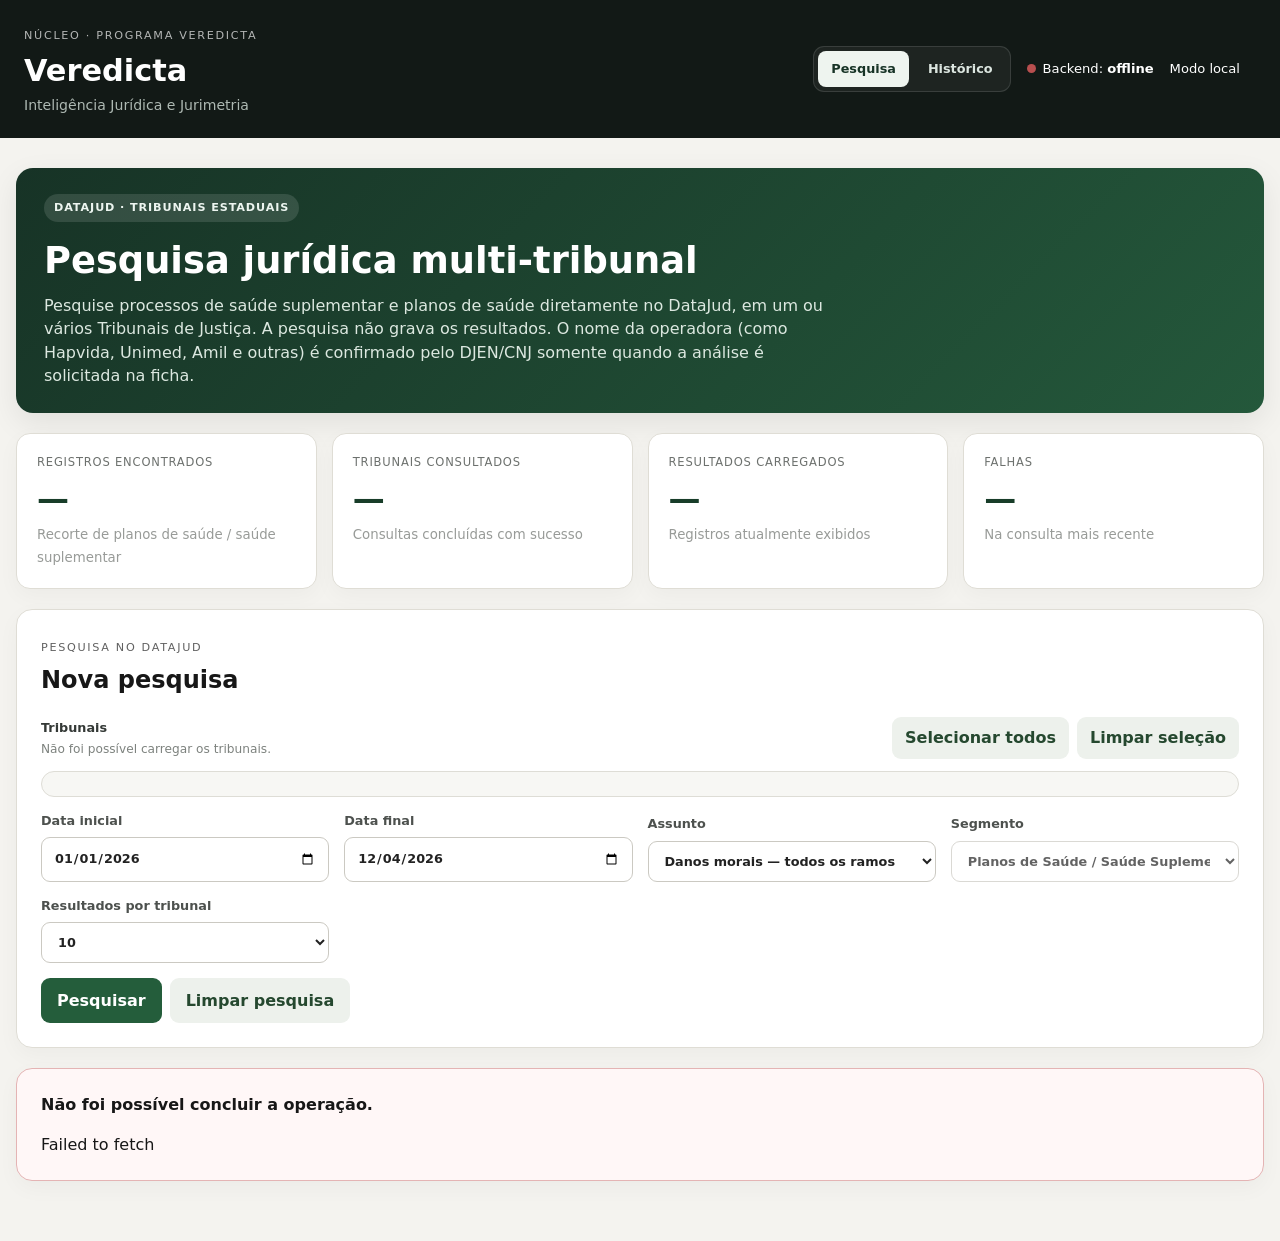
<file: frontend/index.html>
<!doctype html>
<html lang="pt-BR">
<head>
  <meta charset="utf-8" />
  <meta name="viewport" content="width=device-width, initial-scale=1" />
  <meta
    name="description"
    content="Veredicta — inteligência jurídica e jurimetria"
  />
  <title>Veredicta — Inteligência Jurídica</title>
  <link rel="stylesheet" href="./assets/css/styles.css" />
</head>

<body>
  <header class="topbar">
    <div>
      <span class="eyebrow">NÚCLEO · PROGRAMA VEREDICTA</span>
      <h1>Veredicta</h1>
      <p class="topbar-subtitle">
        Inteligência Jurídica e Jurimetria
      </p>
    </div>

    <div class="auth-area">
      <nav class="topnav" aria-label="Navegação principal">
        <a class="topnav-link active" href="./index.html" aria-current="page">
          Pesquisa
        </a>
        <a class="topnav-link" href="./historico.html">
          Histórico
        </a>
      </nav>

      <div class="backend-indicator">
        <span class="status-dot" id="statusDot"></span>
        <span>
          Backend:
          <strong id="healthStatus">verificando...</strong>
        </span>
      </div>

      <span id="authStatus">Modo local</span>
      <div id="googleButton"></div>
    </div>
  </header>

  <main class="layout">

    <section class="hero">
      <div>
        <span class="badge">DATAJUD · TRIBUNAIS ESTADUAIS</span>

        <h2>Pesquisa jurídica multi-tribunal</h2>

        <p>
          Pesquise processos de saúde suplementar e planos de saúde
          diretamente no DataJud, em um ou vários Tribunais de Justiça.
          A pesquisa não grava os resultados. O nome da operadora
          (como Hapvida, Unimed, Amil e outras) é confirmado pelo
          DJEN/CNJ somente quando a análise é solicitada na ficha.
        </p>
      </div>
    </section>

    <section class="metrics-grid">

      <article class="metric-card">
        <span>Registros encontrados</span>
        <strong id="metricTotal">—</strong>
        <small>Recorte de planos de saúde / saúde suplementar</small>
      </article>

      <article class="metric-card">
        <span>Tribunais consultados</span>
        <strong id="metricTribunals">—</strong>
        <small>Consultas concluídas com sucesso</small>
      </article>

      <article class="metric-card">
        <span>Resultados carregados</span>
        <strong id="metricLoaded">—</strong>
        <small>Registros atualmente exibidos</small>
      </article>

      <article class="metric-card">
        <span>Falhas</span>
        <strong id="metricErrors">—</strong>
        <small>Na consulta mais recente</small>
      </article>

    </section>

    <section class="card">

      <div class="section-heading">
        <div>
          <span class="eyebrow">PESQUISA NO DATAJUD</span>
          <h2>Nova pesquisa</h2>
        </div>
      </div>

      <form id="searchForm" class="filter-form">

        <div class="wide">
          <div class="section-heading tribunal-heading">
            <div>
              <label>Tribunais</label>
              <small id="tribunalSelectionInfo">
                Carregando tribunais...
              </small>
            </div>

            <div class="form-actions compact-actions">
              <button
                type="button"
                class="secondary"
                id="selectAllTribunals"
              >
                Selecionar todos
              </button>

              <button
                type="button"
                class="secondary"
                id="clearTribunals"
              >
                Limpar seleção
              </button>
            </div>
          </div>

          <div
            id="tribunalList"
            class="tribunal-grid"
            aria-live="polite"
          ></div>
        </div>

        <label>
          Data inicial
          <input
            id="dateFrom"
            type="date"
            required
          />
        </label>

        <label>
          Data final
          <input
            id="dateTo"
            type="date"
            required
          />
        </label>

        <label>
          Assunto
          <select id="subjectCode">
            <option value="0" selected>
              Danos morais — todos os ramos
            </option>
          </select>
        </label>

        <label>
          Segmento
          <select id="healthSegment" disabled>
            <option selected>
              Planos de Saúde / Saúde Suplementar
            </option>
          </select>
        </label>

        <label>
          Resultados por tribunal
          <select id="pageSizePerTribunal">
            <option value="5">5</option>
            <option value="10" selected>10</option>
            <option value="20">20</option>
            <option value="50">50</option>
          </select>
        </label>

        <div class="form-actions wide">
          <button
            type="submit"
            id="searchButton"
          >
            Pesquisar
          </button>

          <button
            type="button"
            class="secondary"
            id="clearSearch"
          >
            Limpar pesquisa
          </button>
        </div>

      </form>

    </section>

    <section
      class="card error-card"
      id="errorCard"
      hidden
    >
      <strong>Não foi possível concluir a operação.</strong>
      <p id="errorText"></p>
    </section>

    <section
      class="card error-card"
      id="partialErrorCard"
      hidden
    >
      <strong>Alguns tribunais apresentaram falha.</strong>
      <div id="partialErrorText"></div>
    </section>

    <section
      class="card"
      id="resultsCard"
      hidden
    >

      <div class="section-heading">
        <div>
          <span class="eyebrow">RESULTADOS</span>
          <h2 id="resultsTitle">Resultados da pesquisa</h2>
          <p id="resultsSubtitle"></p>
        </div>

        <button
          class="secondary"
          id="downloadCsv"
          type="button"
          disabled
        >
          Exportar resultados carregados
        </button>
      </div>

      <div
        id="tribunalSummary"
        class="tribunal-summary"
      ></div>

      <div class="table-wrap">
        <table>
          <thead>
            <tr>
              <th>Processo</th>
              <th>Tribunal</th>
              <th>Ajuizamento</th>
              <th>Grau</th>
              <th>Classe</th>
              <th>Órgão julgador</th>
              <th>Empresa ré</th>
              <th>Assuntos</th>
              <th>Ação</th>
            </tr>
          </thead>

          <tbody id="resultsBody"></tbody>
        </table>
      </div>

      <div class="pagination">
        <span id="loadMoreInfo">
          Os resultados são carregados sob demanda.
        </span>

        <button
          id="loadMore"
          class="secondary"
          type="button"
          hidden
        >
          Carregar mais
        </button>
      </div>

    </section>
  </main>

  <script src="./assets/js/config.js"></script>
  <script src="./assets/js/pages/pesquisa.js"></script>
</body>
</html>
</file>
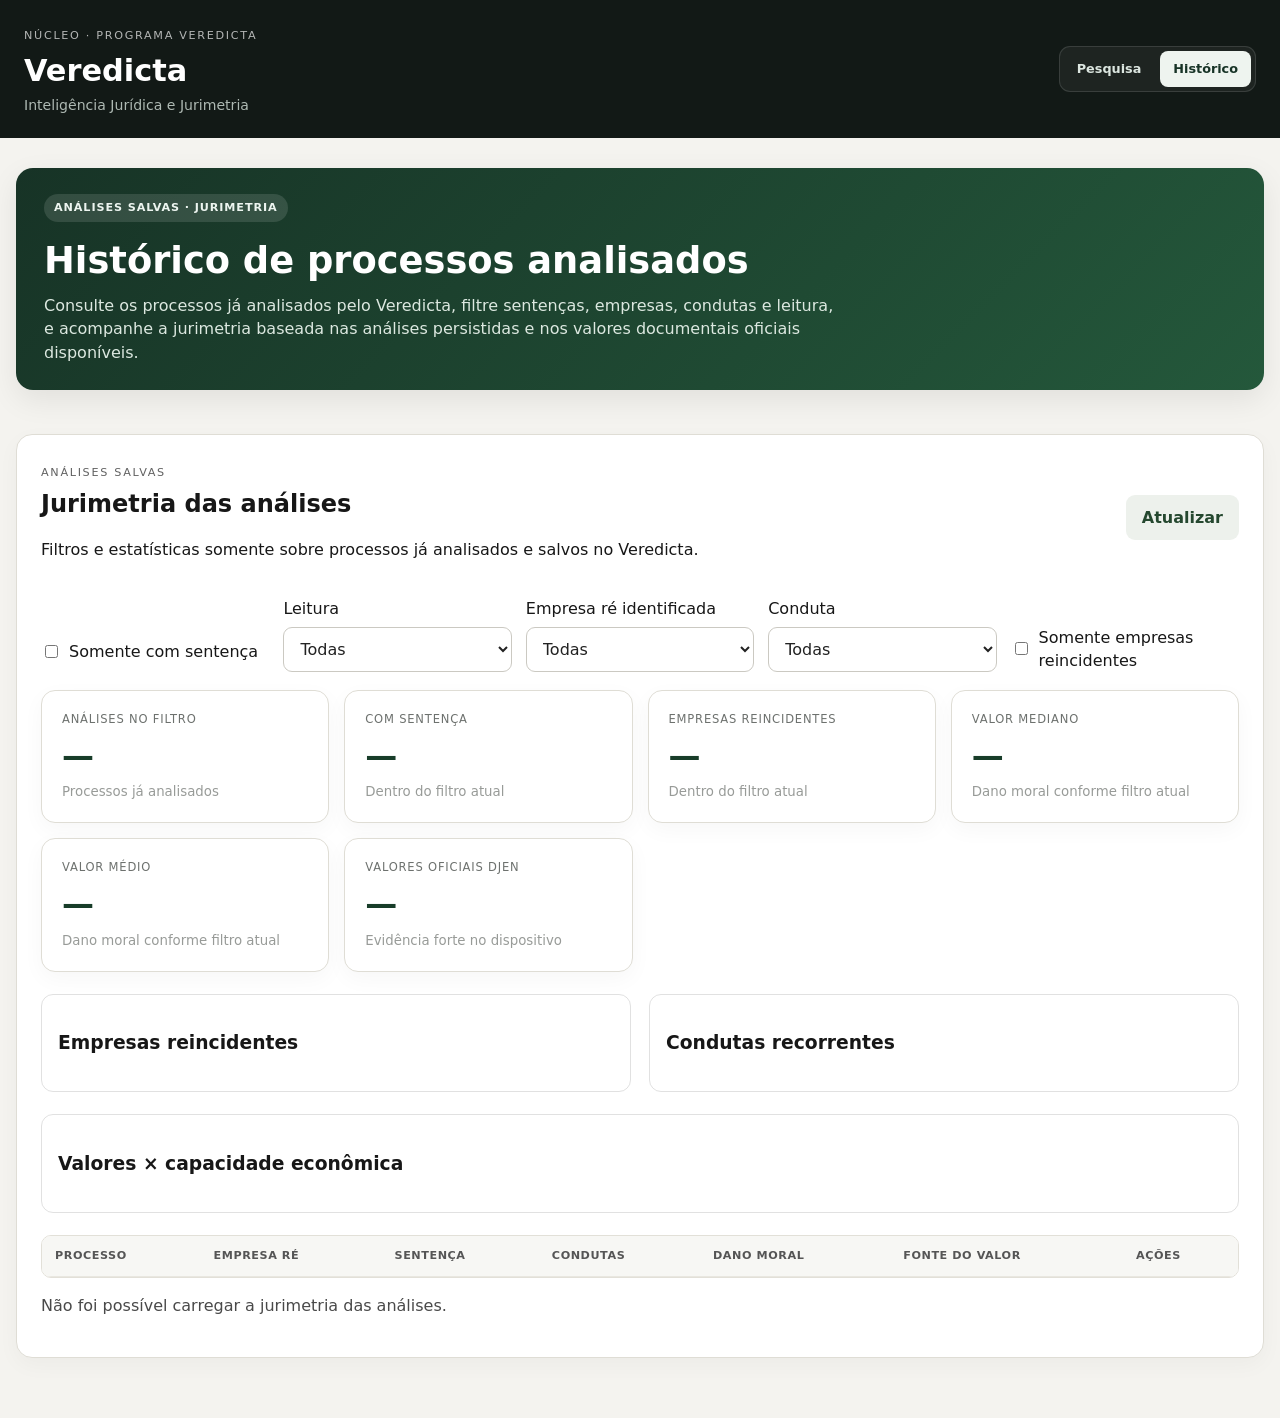
<file: frontend/historico.html>
<!doctype html>
<html lang="pt-BR">
<head>
  <meta charset="utf-8" />
  <meta name="viewport" content="width=device-width, initial-scale=1" />
  <meta
    name="description"
    content="Histórico de análises e jurimetria — Veredicta"
  />
  <title>Histórico e Jurimetria — Veredicta</title>
  <link rel="stylesheet" href="./assets/css/styles.css" />
</head>

<body>
  <header class="topbar">
    <div>
      <span class="eyebrow">NÚCLEO · PROGRAMA VEREDICTA</span>
      <h1>Veredicta</h1>
      <p class="topbar-subtitle">
        Inteligência Jurídica e Jurimetria
      </p>
    </div>

    <div class="auth-area">
      <nav class="topnav" aria-label="Navegação principal">
        <a class="topnav-link" href="./index.html">
          Pesquisa
        </a>
        <a
          class="topnav-link active"
          href="./historico.html"
          aria-current="page"
        >
          Histórico
        </a>
      </nav>
    </div>
  </header>

  <main class="layout">
    <section class="hero">
      <div>
        <span class="badge">ANÁLISES SALVAS · JURIMETRIA</span>
        <h2>Histórico de processos analisados</h2>
        <p>
          Consulte os processos já analisados pelo Veredicta, filtre sentenças,
          empresas, condutas e leitura, e acompanhe a jurimetria baseada nas
          análises persistidas e nos valores documentais oficiais disponíveis.
        </p>
      </div>
    </section>
  </main>

  <script src="./assets/js/config.js"></script>
  <script src="./assets/js/pages/historico.js"></script>
</body>
</html>
</file>
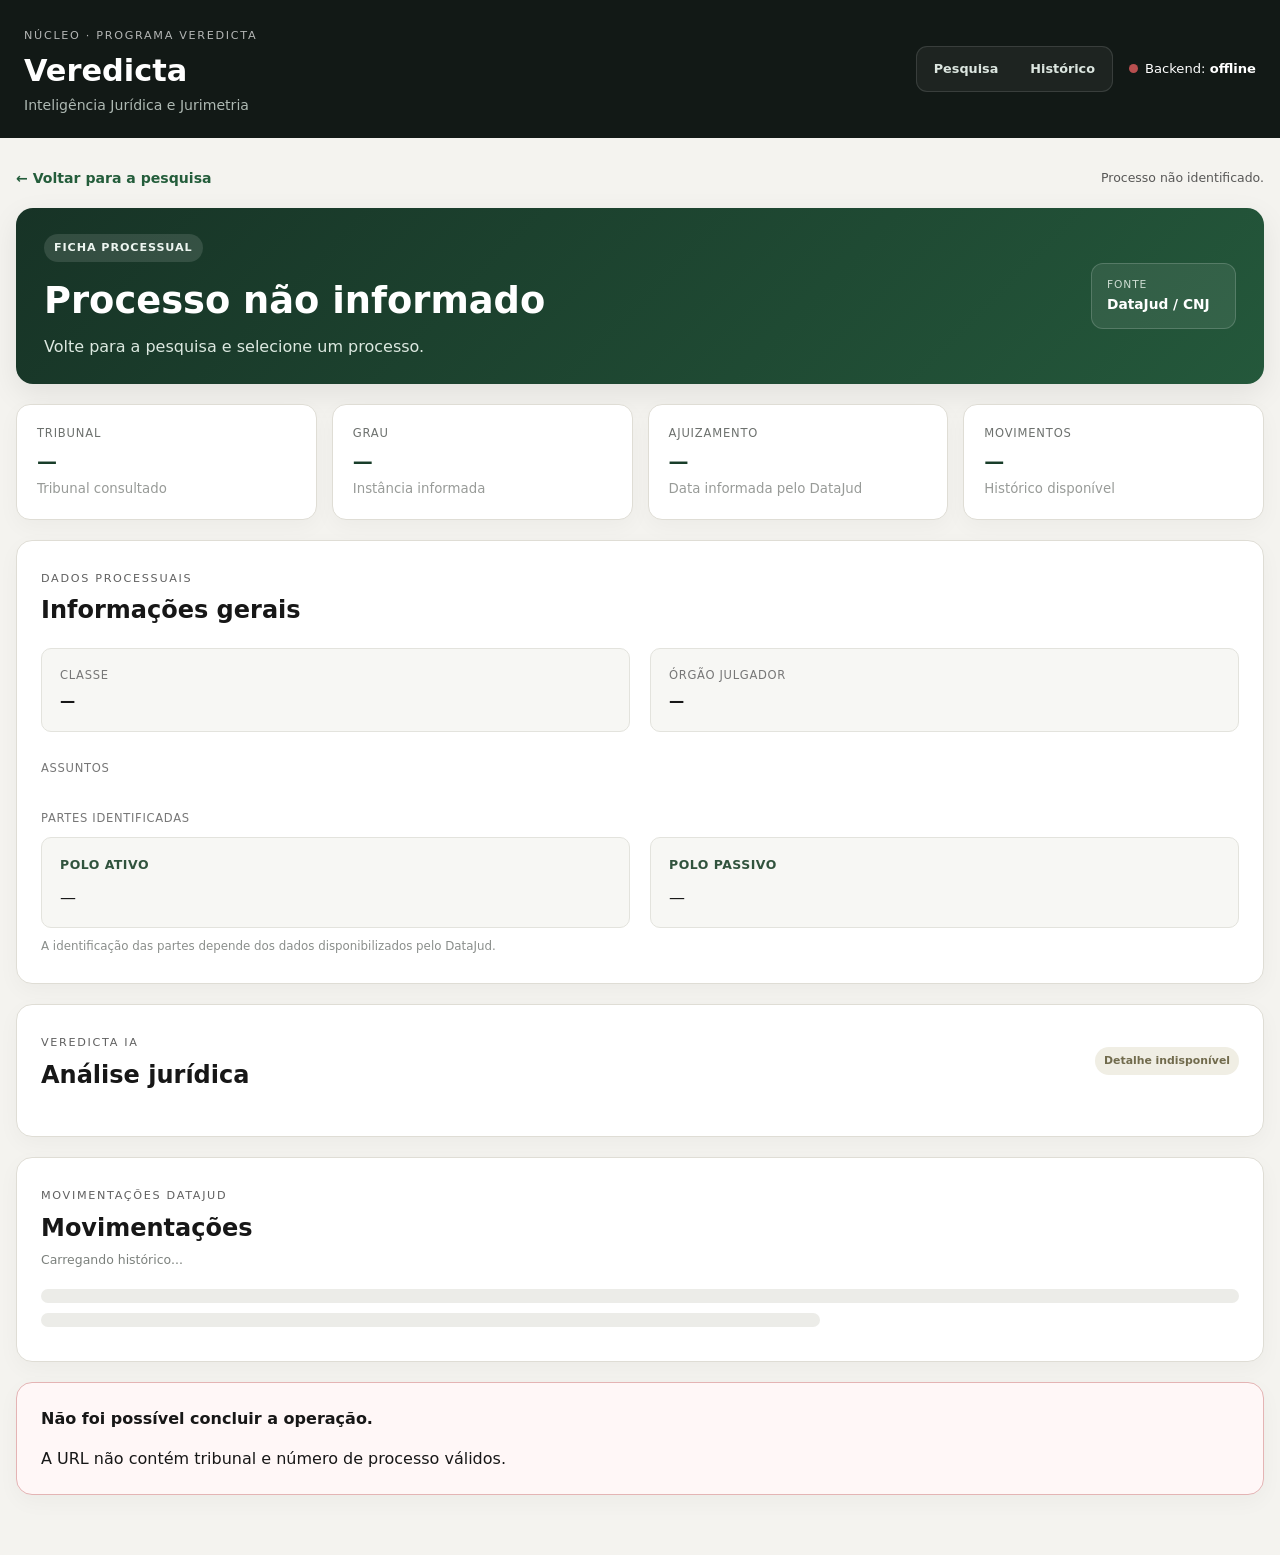
<file: frontend/processo.html>
<!doctype html>
<html lang="pt-BR">
<head>
  <meta charset="utf-8" />
  <meta name="viewport" content="width=device-width, initial-scale=1" />
  <meta
    name="description"
    content="Ficha processual — Veredicta"
  />

  <title>Processo — Veredicta</title>

  <link rel="stylesheet" href="./assets/css/styles.css" />
</head>

<body>

  <header class="topbar">
    <div>
      <span class="eyebrow">
        NÚCLEO · PROGRAMA VEREDICTA
      </span>

      <h1>Veredicta</h1>

      <p class="topbar-subtitle">
        Inteligência Jurídica e Jurimetria
      </p>
    </div>

    <div class="auth-area">
      <nav class="topnav" aria-label="Navegação principal">
        <a class="topnav-link" href="./index.html">
          Pesquisa
        </a>
        <a class="topnav-link" href="./historico.html">
          Histórico
        </a>
      </nav>

      <div class="backend-indicator">
        <span
          class="status-dot"
          id="statusDot"
        ></span>

        <span>
          Backend:
          <strong id="healthStatus">
            verificando...
          </strong>
        </span>
      </div>
    </div>
  </header>


  <main class="layout">

    <section class="process-navigation process-navigation--contextual">
      <a
        href="./index.html"
        class="back-link"
        id="backToPrevious"
      >
        ← Voltar
      </a>

      <div class="official-process-access">
        <a
          id="officialDjenSearchLink"
          class="official-process-link"
          href="#"
          target="_blank"
          rel="noopener noreferrer"
          title="Consultar comunicações oficiais deste processo no DJEN/CNJ"
        >
          Consultar comunicações no DJEN/CNJ ↗
        </a>

        <a
          id="officialDocumentLink"
          class="official-process-link official-process-link--secondary"
          href="#"
          target="_blank"
          rel="noopener noreferrer"
          hidden
          title="Abrir a publicação oficial exata localizada pelo Veredicta"
        >
          Abrir publicação oficial ↗
        </a>

        <span
          id="officialProcessLinkStatus"
          class="official-process-link-status"
        >
          Preparando consulta oficial...
        </span>
      </div>
    </section>


    <section class="hero process-hero">
      <div>
        <span
          class="badge"
          id="processBadge"
        >
          FICHA PROCESSUAL
        </span>

        <h2 id="processNumber">
          Carregando processo...
        </h2>

        <p id="processSubtitle">
          Consultando o DataJud.
        </p>
      </div>

      <div class="source-pill">
        <span>Fonte</span>
        <strong>DataJud / CNJ</strong>
      </div>
    </section>


    <section class="process-summary-grid">

      <article class="metric-card">
        <span>Tribunal</span>
        <strong
          id="processTribunal"
          class="detail-value"
        >
          —
        </strong>
        <small>Tribunal consultado</small>
      </article>

      <article class="metric-card">
        <span>Grau</span>
        <strong
          id="processGrade"
          class="detail-value"
        >
          —
        </strong>
        <small>Instância informada</small>
      </article>

      <article class="metric-card">
        <span>Ajuizamento</span>
        <strong
          id="processDate"
          class="detail-value"
        >
          —
        </strong>
        <small>Data informada pelo DataJud</small>
      </article>

      <article class="metric-card">
        <span>Movimentos</span>
        <strong
          id="movementCount"
          class="detail-value"
        >
          —
        </strong>
        <small id="movementCountNote">
          Histórico disponível
        </small>
      </article>

    </section>


    <section class="card">

      <div class="section-heading">
        <div>
          <span class="eyebrow">
            DADOS PROCESSUAIS
          </span>

          <h2>Informações gerais</h2>
        </div>
      </div>


      <div class="detail-grid">
        <div class="detail-field">
          <span>Classe</span>
          <strong id="processClass">
            —
          </strong>
        </div>

        <div class="detail-field">
          <span>Órgão julgador</span>
          <strong id="processCourt">
            —
          </strong>
        </div>
      </div>


      <div class="detail-section">
        <span class="detail-label">
          Assuntos
        </span>

        <div
          id="subjectsList"
          class="subject-list"
        ></div>
      </div>


      <div class="detail-section">
        <span class="detail-label">
          Partes identificadas
        </span>

        <div class="parties-grid">
          <div class="party-box">
            <strong>Polo ativo</strong>
            <div id="activeParties">
              —
            </div>
          </div>

          <div class="party-box">
            <strong>Polo passivo</strong>
            <div id="passiveParties">
              —
            </div>
          </div>
        </div>

        <p
          id="partyNotice"
          class="muted-note"
        >
          A identificação das partes depende dos dados
          disponibilizados pelo DataJud.
        </p>
      </div>

    </section>


    <section class="card">

      <div class="section-heading">
        <div>
          <span class="eyebrow">
            VEREDICTA IA
          </span>

          <h2>Análise jurídica</h2>
        </div>

        <span
          class="coming-badge"
          id="analysisStatus"
        >
          Verificando...
        </span>
      </div>


      <div
        class="ai-empty-state"
        id="analysisEmpty"
        hidden
      >
        <div>
          <strong>
            Este processo ainda não possui análise armazenada.
          </strong>

          <p>
            A IA somente será acionada quando você clicar no botão abaixo.
            A análise utiliza os metadados e as movimentações disponíveis
            no DataJud e pode ter limitações quando o inteiro teor das
            decisões não estiver disponível.
          </p>
        </div>

        <button
          type="button"
          id="analyzeButton"
        >
          Analisar com IA
        </button>
      </div>


      <div
        id="analysisLoading"
        class="ai-loading"
        hidden
      >
        <div class="loading-dot"></div>

        <div>
          <strong>
            Analisando processo...
          </strong>

          <p>
            Consultando DataJud, executando a análise jurídica e
            verificando publicações oficiais no DJEN/CNJ.
          </p>
        </div>
      </div>


      <div
        id="analysisContent"
        hidden
      >

        <div class="analysis-grid">

          <article class="analysis-item">
            <span>Dano moral</span>
            <strong id="analysisMoral">—</strong>
          </article>

          <article class="analysis-item">
            <span>Direito da personalidade</span>
            <strong id="analysisPersonality">—</strong>
          </article>

          <article class="analysis-item">
            <span>Empresa ré</span>
            <strong id="analysisCompany">—</strong>
          </article>

          <article class="analysis-item">
            <span>Resultado</span>
            <strong id="analysisResult">—</strong>
          </article>

          <article class="analysis-item">
            <span>Confiança do resultado</span>
            <strong id="analysisResultConfidence">—</strong>
          </article>

          <article class="analysis-item">
            <span>Valor em 1º grau</span>
            <strong id="analysisFirstInstanceValue">—</strong>
          </article>

          <article class="analysis-item">
            <span>Valor final identificado</span>
            <strong id="analysisFinalValue">—</strong>
          </article>

          <article class="analysis-item">
            <span>Situação do valor</span>
            <strong id="analysisValueStatus">—</strong>
          </article>

          <article class="analysis-item">
            <span>Confiança do valor</span>
            <strong id="analysisValueConfidence">—</strong>
          </article>

          <article class="analysis-item">
            <span>Fonte do valor</span>
            <strong id="analysisValueSource">—</strong>
          </article>

          <article class="analysis-item">
            <span>Confiança geral</span>
            <strong id="analysisConfidence">—</strong>
          </article>

        </div>


        <section
          id="djenAnalysisSection"
          class="djen-analysis-section"
        >
          <div class="djen-analysis-heading">
            <div>
              <span class="detail-label">
                Valores documentais oficiais
              </span>
              <h3>DJEN/CNJ</h3>
            </div>

            <span
              id="djenAnalysisStatus"
              class="coming-badge"
            >
              Verificando...
            </span>
          </div>

          <div class="djen-analysis-grid">
            <article class="analysis-item">
              <span>Dano moral · 1º grau</span>
              <strong id="djenMoralFirst">—</strong>
            </article>

            <article class="analysis-item">
              <span>Dano moral · final</span>
              <strong id="djenMoralFinal">—</strong>
            </article>

            <article class="analysis-item">
              <span>Dano estético · 1º grau</span>
              <strong id="djenEstheticFirst">—</strong>
            </article>

            <article class="analysis-item">
              <span>Dano material · 1º grau</span>
              <strong id="djenMaterialFirst">—</strong>
            </article>
          </div>

          <div
            id="djenDocumentBox"
            class="djen-document-box"
            hidden
          >
            <div class="djen-document-heading">
              <div>
                <span class="detail-label">
                  Publicação decisória localizada
                </span>
                <strong id="djenDocumentType">—</strong>
              </div>

              <a
                id="djenDocumentLink"
                class="official-process-link"
                href="#"
                target="_blank"
                rel="noopener noreferrer"
                hidden
              >
                Ver teor no PJe ↗
              </a>
            </div>

            <div class="djen-document-meta">
              <span id="djenDocumentDate">—</span>
              <span id="djenDocumentResult">—</span>
            </div>

            <p id="djenDocumentExcerpt"></p>
          </div>

          <div
            id="djenEvidenceBox"
            class="djen-analysis-evidence"
            hidden
          >
            <span class="detail-label">
              Evidência utilizada
            </span>
            <p id="djenEvidenceText"></p>

            <div class="djen-analysis-evidence-meta">
              <span id="djenEvidenceMeta"></span>
              <a
                id="djenEvidenceLink"
                href="#"
                target="_blank"
                rel="noopener noreferrer"
                hidden
              >
                Abrir fonte oficial ↗
              </a>
            </div>
          </div>

          <p
            id="djenAnalysisNotice"
            class="muted-note"
          >
            A consulta documental é feita somente quando você solicita a análise.
          </p>
        </section>


        <div class="analysis-text">
          <span class="detail-label">
            Resumo jurídico
          </span>

          <p id="analysisSummary"></p>
        </div>


        <div class="analysis-columns">

          <div class="analysis-column-card">
            <span class="detail-label">
              Fundamentos identificados
            </span>

            <ul
              id="analysisFoundations"
              class="analysis-list"
            ></ul>
          </div>


          <div class="analysis-column-card">
            <span class="detail-label">
              Limitações da análise
            </span>

            <ul
              id="analysisLimitations"
              class="analysis-list"
            ></ul>
          </div>

        </div>


        <div class="analysis-footer">
          <span id="analysisModel"></span>

          <button
            type="button"
            class="secondary"
            id="reanalyzeButton"
          >
            Analisar novamente
          </button>
        </div>

      </div>

    </section>


    <section class="card">

      <div class="section-heading">
        <div>
          <span class="eyebrow">
            MOVIMENTAÇÕES DATAJUD
          </span>

          <h2>Movimentações</h2>

          <p
            id="movementMeta"
            class="section-description"
          >
            Carregando histórico...
          </p>
        </div>
      </div>


      <div
        id="movementsList"
        class="timeline"
      >
        <div class="skeleton-line"></div>
        <div class="skeleton-line short"></div>
      </div>

    </section>


    <section
      class="card error-card"
      id="errorCard"
      hidden
    >
      <strong>
        Não foi possível concluir a operação.
      </strong>

      <p id="errorText"></p>
    </section>

  </main>


  <script src="./assets/js/config.js"></script>
  <script src="./assets/js/pages/processo.js"></script>

</body>
</html>
</file>
<file: frontend/assets/css/styles.css>
:root {
  font-family: Inter, ui-sans-serif, system-ui, -apple-system, BlinkMacSystemFont, "Segoe UI", sans-serif;
  color: #171717;
  background: #f4f3ef;
  line-height: 1.45;
}

* { box-sizing: border-box; }

body {
  margin: 0;
  background: #f4f3ef;
}

button,
input,
select {
  font: inherit;
}

[hidden] {
  display: none !important;
}


/* =========================================================
   TOPO
   ========================================================= */

.topbar {
  min-height: 118px;
  padding: 22px max(24px, calc((100vw - 1280px) / 2));
  display: flex;
  justify-content: space-between;
  align-items: center;
  gap: 30px;
  background: #121916;
  color: #fff;
}

.topbar h1 {
  margin: 4px 0 0;
  font-size: 1.9rem;
}

.topbar-subtitle {
  margin: 2px 0 0;
  color: #aeb9b3;
  font-size: .88rem;
}

.eyebrow {
  font-size: .7rem;
  letter-spacing: .15em;
  text-transform: uppercase;
  opacity: .68;
}

.auth-area,
.backend-indicator {
  display: flex;
  align-items: center;
}

.auth-area {
  gap: 16px;
  font-size: .82rem;
}

.backend-indicator {
  gap: 7px;
}

.status-dot {
  width: 9px;
  height: 9px;
  border-radius: 50%;
  background: #b84f4f;
}

.status-dot.online {
  background: #5db276;
}


/* =========================================================
   LAYOUT
   ========================================================= */

.layout {
  width: min(1280px, calc(100% - 32px));
  margin: 30px auto 60px;
  display: grid;
  gap: 20px;
}


/* =========================================================
   HERO
   ========================================================= */

.hero {
  padding: 26px 28px;
  border-radius: 17px;
  background: linear-gradient(135deg, #173326, #24583b);
  color: #fff;
  box-shadow: 0 10px 30px rgba(0, 0, 0, .08);
}

.hero h2 {
  margin: 12px 0 7px;
  font-size: clamp(1.5rem, 3vw, 2.3rem);
}

.hero p {
  max-width: 800px;
  margin: 0;
  color: #dce8e0;
}

.process-hero {
  display: flex;
  align-items: center;
  justify-content: space-between;
  gap: 30px;
}

.source-pill {
  flex: 0 0 auto;
  min-width: 145px;
  padding: 13px 15px;
  border: 1px solid rgba(255, 255, 255, .17);
  border-radius: 12px;
  background: rgba(255, 255, 255, .08);
}

.source-pill span,
.source-pill strong {
  display: block;
}

.source-pill span {
  margin-bottom: 2px;
  color: #cddcd2;
  font-size: .67rem;
  text-transform: uppercase;
  letter-spacing: .08em;
}

.source-pill strong {
  font-size: .86rem;
}

.badge {
  display: inline-flex;
  padding: 6px 10px;
  border-radius: 999px;
  background: rgba(255, 255, 255, .12);
  color: #edf5f0;
  font-size: .7rem;
  font-weight: 750;
  letter-spacing: .08em;
}


/* =========================================================
   MÉTRICAS
   ========================================================= */

.metrics-grid,
.process-summary-grid {
  display: grid;
  grid-template-columns: repeat(4, 1fr);
  gap: 15px;
}

.metric-card {
  padding: 20px;
  background: #fff;
  border: 1px solid #dfddd5;
  border-radius: 14px;
  box-shadow: 0 7px 22px rgba(0, 0, 0, .035);
}

.metric-card span {
  display: block;
  color: #6d716e;
  font-size: .72rem;
  text-transform: uppercase;
  letter-spacing: .07em;
}

.metric-card strong {
  display: block;
  margin-top: 5px;
  font-size: 2rem;
  color: #183d29;
}

.metric-card small {
  color: #989b98;
}

.detail-value {
  font-size: 1.25rem !important;
}


/* =========================================================
   CARDS E CABEÇALHOS
   ========================================================= */

.card {
  padding: 24px;
  background: #fff;
  border: 1px solid #dfddd5;
  border-radius: 16px;
  box-shadow: 0 7px 22px rgba(0, 0, 0, .035);
}

.section-heading {
  display: flex;
  justify-content: space-between;
  align-items: center;
  gap: 20px;
  margin-bottom: 20px;
}

.section-heading h2 {
  margin: 5px 0 0;
}

.section-description {
  margin: 6px 0 0;
  color: #7c817d;
  font-size: .78rem;
}


/* =========================================================
   FORMULÁRIO DE PESQUISA
   ========================================================= */

.filter-form {
  display: grid;
  grid-template-columns: repeat(4, minmax(0, 1fr));
  gap: 15px;
  align-items: end;
}

.filter-form label {
  display: grid;
  gap: 7px;
  color: #4d514e;
  font-size: .8rem;
  font-weight: 650;
}

/*
  No novo dashboard, as áreas marcadas como .wide
  ocupam a largura inteira. Isso deixa a seleção dos
  27 tribunais separada dos demais filtros.
*/
.filter-form > .wide {
  grid-column: 1 / -1;
}

input,
select {
  width: 100%;
  padding: 11px 12px;
  border: 1px solid #cbc9c2;
  border-radius: 9px;
  background: #fff;
  color: #222;
}

input:focus,
select:focus {
  outline: 2px solid #a9bba9;
  outline-offset: 1px;
}

.form-actions {
  display: flex;
  gap: 8px;
}

.compact-actions {
  flex-wrap: wrap;
}

.compact-actions button {
  padding: 9px 13px;
}


/* =========================================================
   SELETOR DE TRIBUNAIS
   ========================================================= */

.tribunal-heading {
  margin-bottom: 12px;
  align-items: flex-end;
}

.tribunal-heading label {
  display: block;
  margin: 0 0 3px;
  color: #343936;
  font-size: .8rem;
  font-weight: 750;
}

.tribunal-heading small {
  display: block;
  color: #7d827e;
  font-size: .76rem;
}

.tribunal-grid {
  max-height: 310px;
  padding: 12px;
  display: grid;
  grid-template-columns: repeat(4, minmax(0, 1fr));
  gap: 9px;
  overflow-y: auto;
  overscroll-behavior: contain;
  border: 1px solid #deddd6;
  border-radius: 13px;
  background: #f7f7f4;
  scrollbar-width: thin;
}

.tribunal-option {
  position: relative;
  min-width: 0;
  display: flex !important;
  align-items: stretch;
  gap: 0 !important;
  cursor: pointer;
}

.tribunal-option input {
  position: absolute;
  top: 12px;
  left: 12px;
  z-index: 2;
  width: 16px;
  height: 16px;
  margin: 0;
  padding: 0;
  accent-color: #245d3b;
}

.tribunal-option > span {
  width: 100%;
  min-height: 62px;
  padding: 10px 10px 10px 36px;
  display: flex;
  flex-direction: column;
  justify-content: center;
  border: 1px solid #deddd6;
  border-radius: 10px;
  background: #fff;
  transition:
    border-color .15s ease,
    background .15s ease,
    box-shadow .15s ease,
    transform .15s ease;
}

.tribunal-option:hover > span {
  border-color: #aebdaf;
  box-shadow: 0 4px 12px rgba(25, 53, 36, .06);
  transform: translateY(-1px);
}

.tribunal-option input:checked + span {
  border-color: #5c8468;
  background: #eaf2ec;
  box-shadow: inset 0 0 0 1px rgba(36, 93, 59, .05);
}

.tribunal-option strong {
  color: #244b33;
  font-size: .79rem;
  line-height: 1.15;
}

.tribunal-option small {
  margin-top: 3px;
  display: -webkit-box;
  overflow: hidden;
  color: #7d817e;
  font-size: .65rem;
  font-weight: 500;
  line-height: 1.2;
  -webkit-line-clamp: 2;
  -webkit-box-orient: vertical;
}

.tribunal-summary {
  margin-bottom: 18px;
  display: grid;
  grid-template-columns: repeat(4, minmax(0, 1fr));
  gap: 10px;
}

.tribunal-summary-card {
  padding: 14px 16px;
  box-shadow: none;
}

.tribunal-summary-card strong {
  font-size: 1.35rem;
}


/* =========================================================
   BOTÕES
   ========================================================= */

button {
  padding: 11px 16px;
  border: 0;
  border-radius: 9px;
  background: #245d3b;
  color: #fff;
  cursor: pointer;
  font-weight: 750;
}

button:hover {
  filter: brightness(.96);
}

button:disabled {
  opacity: .45;
  cursor: default;
}

button.secondary {
  background: #edf1ec;
  color: #25482f;
}


/* =========================================================
   TABELA
   ========================================================= */

.table-wrap {
  overflow: auto;
  border: 1px solid #e2e0d8;
  border-radius: 10px;
}

table {
  width: 100%;
  min-width: 1100px;
  border-collapse: collapse;
}

th,
td {
  padding: 12px 13px;
  border-bottom: 1px solid #e9e7e0;
  text-align: left;
  vertical-align: top;
  font-size: .8rem;
}

th {
  position: sticky;
  top: 0;
  z-index: 1;
  background: #f7f7f4;
  color: #555;
  font-size: .7rem;
  text-transform: uppercase;
  letter-spacing: .05em;
}

tr:last-child td {
  border-bottom: 0;
}

tbody tr:hover {
  background: #fafbf9;
}

.process-number {
  color: #245d3b;
  font-weight: 700;
  white-space: nowrap;
}

.process-link,
.back-link {
  color: #245d3b;
  text-decoration: none;
  font-weight: 700;
}

.process-link {
  font-weight: 750;
}

.back-link {
  font-size: .88rem;
}

.process-link:hover,
.back-link:hover {
  text-decoration: underline;
}

.grade-badge {
  display: inline-flex;
  min-width: 34px;
  justify-content: center;
  padding: 3px 7px;
  border-radius: 6px;
  background: #edf2ed;
  color: #28523a;
  font-size: .72rem;
  font-weight: 750;
}

.empty-row {
  padding: 35px;
  color: #777;
  text-align: center;
}


/* =========================================================
   PAGINAÇÃO / CARREGAR MAIS
   ========================================================= */

.pagination {
  display: flex;
  justify-content: center;
  align-items: center;
  gap: 16px;
  margin-top: 18px;
  color: #777;
  font-size: .82rem;
}

.pagination-info {
  color: #777;
  font-size: .82rem;
}


/* =========================================================
   ERROS
   ========================================================= */

.error-card {
  border-color: #e4b4b4;
  background: #fff7f7;
}

.error-card p {
  margin-bottom: 0;
}


/* =========================================================
   PROCESSO
   ========================================================= */

.process-navigation {
  display: flex;
  align-items: center;
}

.detail-grid {
  display: grid;
  grid-template-columns: repeat(2, minmax(0, 1fr));
  gap: 20px;
}

.detail-field,
.party-box {
  padding: 18px;
  border: 1px solid #e3e3dd;
  border-radius: 10px;
  background: #f7f7f4;
}

.detail-field span,
.detail-label {
  display: block;
  margin-bottom: 6px;
  color: #777;
  font-size: .72rem;
  text-transform: uppercase;
  letter-spacing: .06em;
}

.detail-field strong {
  font-size: .95rem;
}

.detail-section {
  margin-top: 28px;
}

.detail-section:last-child {
  margin-bottom: 4px;
}

.muted-note {
  margin: 10px 0 0;
  color: #8a8e8b;
  font-size: .74rem;
}


/* =========================================================
   ASSUNTOS
   ========================================================= */

.subject-list {
  display: flex;
  flex-wrap: wrap;
  gap: 8px;
}

.subject-chip {
  display: inline-flex;
  flex-direction: column;
  padding: 8px 11px;
  border-radius: 8px;
  background: #edf2ed;
  color: #275139;
  font-size: .78rem;
  font-weight: 650;
}

.subject-chip small {
  margin-top: 2px;
  opacity: .65;
  font-size: .65rem;
}

.muted-chip {
  background: #f1f1ee;
  color: #777;
}


/* =========================================================
   STATUS
   ========================================================= */

.coming-badge {
  padding: 6px 9px;
  border-radius: 999px;
  background: #f0eee4;
  color: #716b4d;
  font-size: .68rem;
  font-weight: 700;
}


/* =========================================================
   IA
   ========================================================= */

.ai-empty-state,
.ai-loading {
  display: flex;
  justify-content: space-between;
  align-items: center;
  gap: 30px;
  padding: 22px;
  border: 1px solid #e1e6e0;
  border-radius: 12px;
  background: linear-gradient(135deg, #f5f7f4, #edf3ee);
}

.ai-empty-state p,
.ai-loading p {
  max-width: 820px;
  margin: 5px 0 0;
  color: #666;
}

.loading-dot {
  flex: 0 0 auto;
  width: 13px;
  height: 13px;
  border-radius: 50%;
  background: #3f7652;
  box-shadow: 0 0 0 7px rgba(63, 118, 82, .10);
}

.analysis-grid {
  display: grid;
  grid-template-columns: repeat(3, minmax(0, 1fr));
  gap: 12px;
}

.analysis-item {
  padding: 16px;
  border: 1px solid #e4e5df;
  border-radius: 10px;
  background: #f6f7f4;
}

.analysis-item span {
  display: block;
  margin-bottom: 5px;
  color: #777;
  font-size: .68rem;
  text-transform: uppercase;
  letter-spacing: .05em;
}

.analysis-item strong {
  color: #234c34;
  font-size: .95rem;
}

.analysis-text {
  margin-top: 24px;
  padding: 20px;
  border-left: 3px solid #326d49;
  background: #fafbf9;
}

.analysis-text p {
  margin: 8px 0 0;
  line-height: 1.65;
}

.analysis-columns {
  display: grid;
  grid-template-columns: 1fr 1fr;
  gap: 18px;
  margin-top: 20px;
}

.analysis-column-card {
  padding: 18px;
  border: 1px solid #e4e5df;
  border-radius: 10px;
  background: #fafbf9;
}

.analysis-list {
  margin: 8px 0 0;
  padding-left: 20px;
  color: #505550;
}

.analysis-list li {
  margin-bottom: 7px;
}

.analysis-footer {
  display: flex;
  justify-content: space-between;
  align-items: center;
  gap: 20px;
  margin-top: 25px;
  padding-top: 18px;
  border-top: 1px solid #e3e3dd;
  color: #888;
  font-size: .75rem;
}


/* =========================================================
   PARTES
   ========================================================= */

.parties-grid {
  display: grid;
  grid-template-columns: repeat(2, minmax(0, 1fr));
  gap: 20px;
  margin-top: 10px;
  margin-bottom: 8px;
}

.party-box > strong {
  display: block;
  margin-bottom: 12px;
  color: #31533d;
  font-size: .78rem;
  text-transform: uppercase;
  letter-spacing: .04em;
}

.party-item {
  display: grid;
  gap: 2px;
  padding: 8px 0;
  border-bottom: 1px solid #e4e4de;
}

.party-item:last-child {
  border-bottom: 0;
}

.party-item strong {
  font-size: .86rem;
}

.party-item small {
  color: #777;
}

.party-empty {
  color: #999;
  font-size: .82rem;
}


/* =========================================================
   TIMELINE
   ========================================================= */

.timeline {
  display: grid;
}

.timeline-item {
  position: relative;
  display: grid;
  grid-template-columns: 22px minmax(0, 1fr);
  gap: 10px;
}

.timeline-item:not(:last-child)::before {
  content: "";
  position: absolute;
  left: 6px;
  top: 20px;
  bottom: -5px;
  width: 1px;
  background: #d7ddd8;
}

.timeline-dot {
  width: 13px;
  height: 13px;
  margin-top: 5px;
  border-radius: 50%;
  background: #3b7651;
  z-index: 1;
}

.timeline-content {
  display: grid;
  gap: 4px;
  padding-bottom: 22px;
}

.timeline-content strong {
  font-size: .88rem;
}

.timeline-content small {
  color: #858985;
}

.timeline-date {
  color: #6b746e;
  font-size: .72rem;
}

.movement-meta-row {
  display: flex;
  flex-wrap: wrap;
  gap: 6px 14px;
}

.movement-complements {
  margin-top: 4px;
  display: flex;
  flex-wrap: wrap;
  gap: 6px;
}

.movement-complement {
  padding: 4px 7px;
  border-radius: 6px;
  background: #f0f1ed;
  color: #707571;
  font-size: .69rem;
}

.empty-panel {
  padding: 24px;
  border: 1px dashed #d9d9d2;
  border-radius: 10px;
  color: #777;
  text-align: center;
  background: #fafaf8;
}

.skeleton-line {
  width: 100%;
  height: 14px;
  margin-bottom: 10px;
  border-radius: 999px;
  background: #ecece8;
}

.skeleton-line.short {
  width: 65%;
}


/* =========================================================
   RESPONSIVO
   ========================================================= */

@media (max-width: 1100px) {
  .tribunal-grid {
    grid-template-columns: repeat(3, minmax(0, 1fr));
  }

  .tribunal-summary {
    grid-template-columns: repeat(3, minmax(0, 1fr));
  }
}

@media (max-width: 950px) {
  .metrics-grid,
  .filter-form {
    grid-template-columns: repeat(2, minmax(0, 1fr));
  }

  .filter-form > .wide {
    grid-column: 1 / -1;
  }
}

@media (max-width: 850px) {
  .process-summary-grid,
  .analysis-grid {
    grid-template-columns: repeat(2, minmax(0, 1fr));
  }

  .detail-grid,
  .analysis-columns {
    grid-template-columns: 1fr;
  }

  .process-hero {
    align-items: flex-start;
    flex-direction: column;
  }

  .source-pill {
    min-width: 0;
  }
}

@media (max-width: 760px) {
  .tribunal-grid,
  .tribunal-summary {
    grid-template-columns: repeat(2, minmax(0, 1fr));
  }

  .tribunal-grid {
    max-height: 360px;
  }
}

@media (max-width: 650px) {
  .topbar {
    flex-direction: column;
    align-items: flex-start;
  }

  .auth-area {
    flex-wrap: wrap;
  }

  .metrics-grid,
  .filter-form,
  .parties-grid {
    grid-template-columns: 1fr;
  }

  .filter-form > .wide {
    grid-column: auto;
  }

  .section-heading,
  .tribunal-heading {
    flex-direction: column;
    align-items: flex-start;
  }

  .form-actions {
    width: 100%;
    flex-wrap: wrap;
  }

  .form-actions button {
    flex: 1;
  }

  .tribunal-summary {
    grid-template-columns: 1fr 1fr;
  }
}

@media (max-width: 520px) {
  .layout {
    width: min(100% - 20px, 1280px);
    margin-top: 18px;
  }

  .hero,
  .card {
    padding: 19px;
  }

  .process-summary-grid,
  .analysis-grid {
    grid-template-columns: 1fr;
  }

  .ai-empty-state,
  .ai-loading {
    align-items: flex-start;
    flex-direction: column;
  }

  .tribunal-grid,
  .tribunal-summary {
    grid-template-columns: 1fr;
  }

  .analysis-footer {
    align-items: flex-start;
    flex-direction: column;
  }
}

/* =========================================================
   JURIMETRIA DAS ANÁLISES
   ========================================================= */

.analytics-card {
  margin-top: 24px;
}

.analytics-filters {
  display: grid;
  grid-template-columns: repeat(auto-fit, minmax(180px, 1fr));
  gap: 14px;
  margin: 18px 0;
  align-items: end;
}

.analytics-filters label {
  display: grid;
  gap: 7px;
}

.analytics-check {
  display: flex !important;
  align-items: center;
  gap: 8px !important;
  min-height: 42px;
}

.analytics-check input {
  width: auto;
}

.analytics-metrics {
  margin: 18px 0;
}

.analytics-panels {
  display: grid;
  grid-template-columns: repeat(auto-fit, minmax(280px, 1fr));
  gap: 18px;
  margin: 22px 0;
}

.analytics-panels > div,
.analytics-capacity {
  border: 1px solid rgba(120, 120, 120, 0.22);
  border-radius: 12px;
  padding: 16px;
}

.analytics-capacity {
  margin-bottom: 22px;
}

.analytics-stat-row {
  display: grid;
  grid-template-columns: minmax(0, 1fr) auto;
  gap: 4px 12px;
  padding: 10px 0;
  border-bottom: 1px solid rgba(120, 120, 120, 0.15);
}

.analytics-stat-row:last-child {
  border-bottom: 0;
}

.analytics-stat-row small {
  grid-column: 1 / -1;
  opacity: 0.75;
}

.analytics-info,
.empty-note {
  opacity: 0.78;
}

.analysis-unread {
  font-weight: 600;
}

.analysis-read {
  opacity: 0.88;
}

.analytics-read-button {
  white-space: nowrap;
}

@media (max-width: 720px) {
  .analytics-stat-row {
    grid-template-columns: 1fr;
  }

  .analytics-stat-row small {
    grid-column: auto;
  }
}

/* ETAPA 8.3 — Valores oficiais DJEN */
.djen-values-panel{margin-top:24px}
.djen-values-panel__head,.djen-value-card__head,.djen-value-card__footer{display:flex;justify-content:space-between;gap:12px;flex-wrap:wrap}
.djen-eyebrow{font-size:.78rem;font-weight:700;text-transform:uppercase;opacity:.7;margin:0 0 4px}
.djen-values-body{display:grid;gap:14px;margin-top:12px}
.djen-value-card{border:1px solid #d8d8d8;border-radius:14px;padding:16px}
.djen-value-card__head span{display:block;font-size:.84rem;opacity:.7}
.djen-source-badge{border:1px solid #d8d8d8;border-radius:999px;padding:5px 9px;font-weight:700}
.djen-value-grid{display:grid;grid-template-columns:repeat(4,minmax(0,1fr));gap:10px;margin-top:14px}
.djen-value-grid div{padding:10px;border-radius:10px;background:rgba(127,127,127,.07)}
.djen-value-grid small,.djen-value-grid strong{display:block}
.djen-evidence{font-size:.88rem;line-height:1.45;padding-top:12px;border-top:1px solid #d8d8d8}
.djen-value-card__footer{font-size:.82rem}
@media(max-width:840px){.djen-value-grid{grid-template-columns:repeat(2,minmax(0,1fr))}}
@media(max-width:520px){.djen-value-grid{grid-template-columns:1fr}}

/* ===== ETAPA 9.1 — Navegação principal ===== */
.topnav {
  display: flex;
  align-items: center;
  gap: 6px;
  padding: 4px;
  border: 1px solid rgba(255, 255, 255, .12);
  border-radius: 11px;
  background: rgba(255, 255, 255, .05);
}

.topnav-link {
  display: inline-flex;
  align-items: center;
  justify-content: center;
  min-height: 36px;
  padding: 8px 13px;
  border-radius: 8px;
  color: #dce6e0;
  text-decoration: none;
  font-size: .8rem;
  font-weight: 750;
  transition: background .15s ease, color .15s ease;
}

.topnav-link:hover {
  background: rgba(255, 255, 255, .08);
  color: #fff;
}

.topnav-link.active {
  background: #eef4ef;
  color: #173326;
}

@media (max-width: 900px) {
  .topbar {
    flex-wrap: wrap;
  }

  .auth-area {
    flex-wrap: wrap;
    justify-content: flex-end;
  }
}

@media (max-width: 640px) {
  .topbar {
    align-items: flex-start;
  }

  .auth-area {
    width: 100%;
    justify-content: space-between;
  }

  .topnav {
    width: 100%;
  }

  .topnav-link {
    flex: 1 1 0;
  }
}

/* ===== ETAPA 9.1.1 — Retorno e ações de processo ===== */
.process-number a,
.process-number .process-link {
  color: #245d3b;
  text-decoration: none;
  font-weight: 750;
}

.process-number a:visited,
.process-number .process-link:visited {
  color: #245d3b;
}

.process-number a:hover,
.process-number .process-link:hover {
  text-decoration: underline;
}

.process-actions {
  display: flex;
  align-items: center;
  gap: 8px;
  flex-wrap: wrap;
  min-width: 190px;
}

.process-view-button {
  display: inline-flex;
  align-items: center;
  justify-content: center;
  min-height: 34px;
  padding: 7px 10px;
  border: 1px solid #245d3b;
  border-radius: 8px;
  background: #245d3b;
  color: #fff !important;
  text-decoration: none !important;
  font-size: .78rem;
  font-weight: 750;
  white-space: nowrap;
}

.process-view-button:visited {
  color: #fff !important;
}

.process-view-button:hover {
  background: #1d4b30;
  border-color: #1d4b30;
}

/* ===== ETAPA 9.1.2 — Retorno determinístico + acesso PJe ===== */
.process-navigation--contextual {
  display: flex;
  align-items: center;
  justify-content: space-between;
  gap: 14px;
  flex-wrap: wrap;
}

.official-process-access {
  display: flex;
  align-items: center;
  justify-content: flex-end;
  gap: 10px;
  flex-wrap: wrap;
}

.official-process-link {
  display: inline-flex;
  align-items: center;
  justify-content: center;
  min-height: 38px;
  padding: 8px 12px;
  border: 1px solid #245d3b;
  border-radius: 9px;
  background: transparent;
  color: #245d3b;
  text-decoration: none;
  font-size: .8rem;
  font-weight: 800;
}

.official-process-link:visited {
  color: #245d3b;
}

.official-process-link:hover {
  background: rgba(36, 93, 59, .08);
}

.official-process-link-status {
  max-width: 360px;
  font-size: .78rem;
  opacity: .7;
}

@media (max-width: 640px) {
  .official-process-access {
    width: 100%;
    justify-content: flex-start;
  }
}

/* ===== ETAPA 9.2 — Ficha unificada + valores DJEN ===== */
.djen-analysis-section {
  margin-top: 22px;
  padding: 16px;
  border: 1px solid rgba(36, 93, 59, .22);
  border-radius: 14px;
  background: rgba(36, 93, 59, .035);
}

.djen-analysis-heading {
  display: flex;
  align-items: flex-start;
  justify-content: space-between;
  gap: 12px;
  flex-wrap: wrap;
  margin-bottom: 12px;
}

.djen-analysis-heading h3 {
  margin: 3px 0 0;
}

.djen-analysis-grid {
  display: grid;
  grid-template-columns: repeat(4, minmax(0, 1fr));
  gap: 10px;
}

.djen-analysis-evidence {
  margin-top: 14px;
  padding: 13px;
  border: 1px solid rgba(36, 93, 59, .16);
  border-radius: 11px;
  background: rgba(255, 255, 255, .55);
}

.djen-analysis-evidence p {
  margin: 7px 0 10px;
  line-height: 1.5;
}

.djen-analysis-evidence-meta {
  display: flex;
  align-items: center;
  justify-content: space-between;
  gap: 10px;
  flex-wrap: wrap;
  font-size: .8rem;
}

.djen-analysis-evidence-meta a {
  color: #245d3b;
  font-weight: 800;
}

@media (max-width: 900px) {
  .djen-analysis-grid {
    grid-template-columns: repeat(2, minmax(0, 1fr));
  }
}

@media (max-width: 540px) {
  .djen-analysis-grid {
    grid-template-columns: 1fr;
  }
}

/* ===== ETAPA 9.1.3B — Consulta DJEN sempre disponível ===== */
.official-process-link--secondary {
  background: rgba(36, 93, 59, .08);
}

.official-process-link--secondary:hover {
  background: rgba(36, 93, 59, .14);
}

/* ===== ETAPA 9.2.1 — Documento DJEN mesmo sem valor ===== */
.djen-document-box {
  margin-top: 18px;
  padding: 16px;
  border: 1px solid rgba(36, 93, 59, .18);
  border-radius: 12px;
  background: rgba(36, 93, 59, .045);
}

.djen-document-heading {
  display: flex;
  align-items: center;
  justify-content: space-between;
  gap: 12px;
  flex-wrap: wrap;
}

.djen-document-heading strong {
  display: block;
  margin-top: 4px;
  font-size: 1rem;
}

.djen-document-meta {
  display: flex;
  gap: 8px 16px;
  flex-wrap: wrap;
  margin-top: 10px;
  font-size: .8rem;
  opacity: .72;
}

.djen-document-box p {
  margin: 14px 0 0;
  line-height: 1.65;
  white-space: pre-wrap;
}

@media (max-width: 640px) {
  .djen-document-heading {
    align-items: flex-start;
  }
}
</file>
